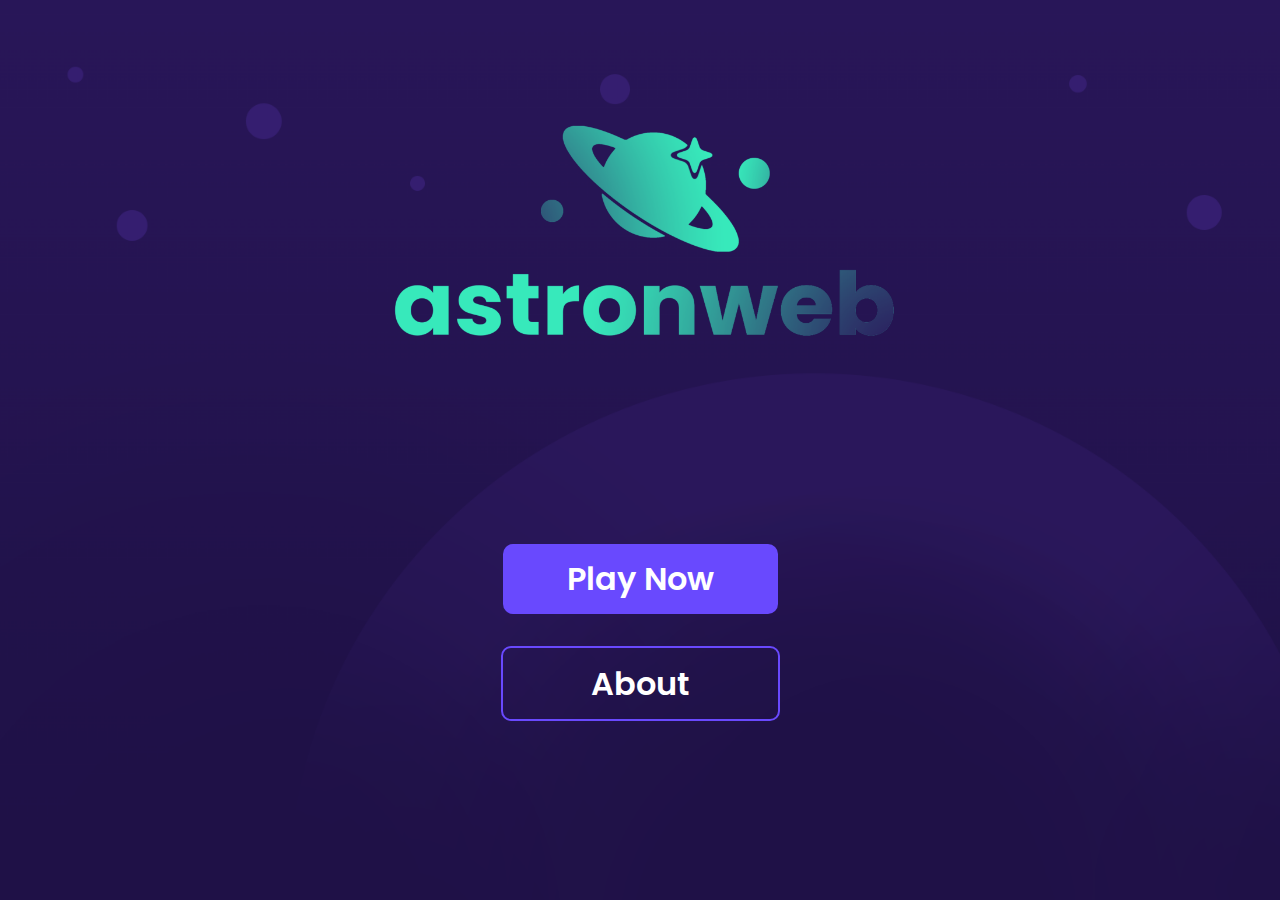
<file: index.html>
<!DOCTYPE html>
<html lang="en">
<head>
  <meta charset="UTF-8">
  <meta http-equiv="X-UA-Compatible" content="IE=edge">
  <meta name="viewport" content="width=device-width, initial-scale=1.0">

  <!-- main css -->
  <link rel="stylesheet" href="/css/styles.css">

  <!-- favicon -->
  <link rel="shortcut icon" href="/images/astronweb logo.png" type="image/x-icon">

  <!-- this JavaScript file contain all essential code for the quiz game -->
  <script src="script.js" defer></script>

  <title>Astronweb</title>
</head>
<body>
  <div id="main-container">
    <!-- homepage start-->
    <div class="home-page">
      <div class="logo">
        <img class="astronweb-logo" src="images/astronweb logo.png" alt="astronweb-logo">
      </div>
      <div class="homepage-buttons">
        <button id="play-now-btn" onclick="playNow()">Play Now</button>
        <a href="about.html"><button id="about-btn">About</button></a>
      </div>
    </div>

    <!-- homepage end -->
    
    <!-- instruction box start-->
    <div class="instruction-box">
        <div class="instruction-title"><span>Instructions</span></div>
        <div class="instruction-list">
            <div class="instruction">1. The quiz consists of multiple-choice and true or false questions.</div>
            <div class="instruction">2. This quiz is not time-pressured.</div>
            <div class="instruction">3. You can't select any option once you answered.</div>
            <div class="instruction">4. You can't exit from the quiz while you're playing.</div>
            <div class="instruction">5. You'll get one point per correct answer.</div>
        </div>
        <div class="buttons">
            <a class="next-btn" href="quiz.html" onclick="nextButton()">Next</a>
        </div>
    </div>
    <!-- instruction box end -->
    
  </div>
</body>
</html>
</file>
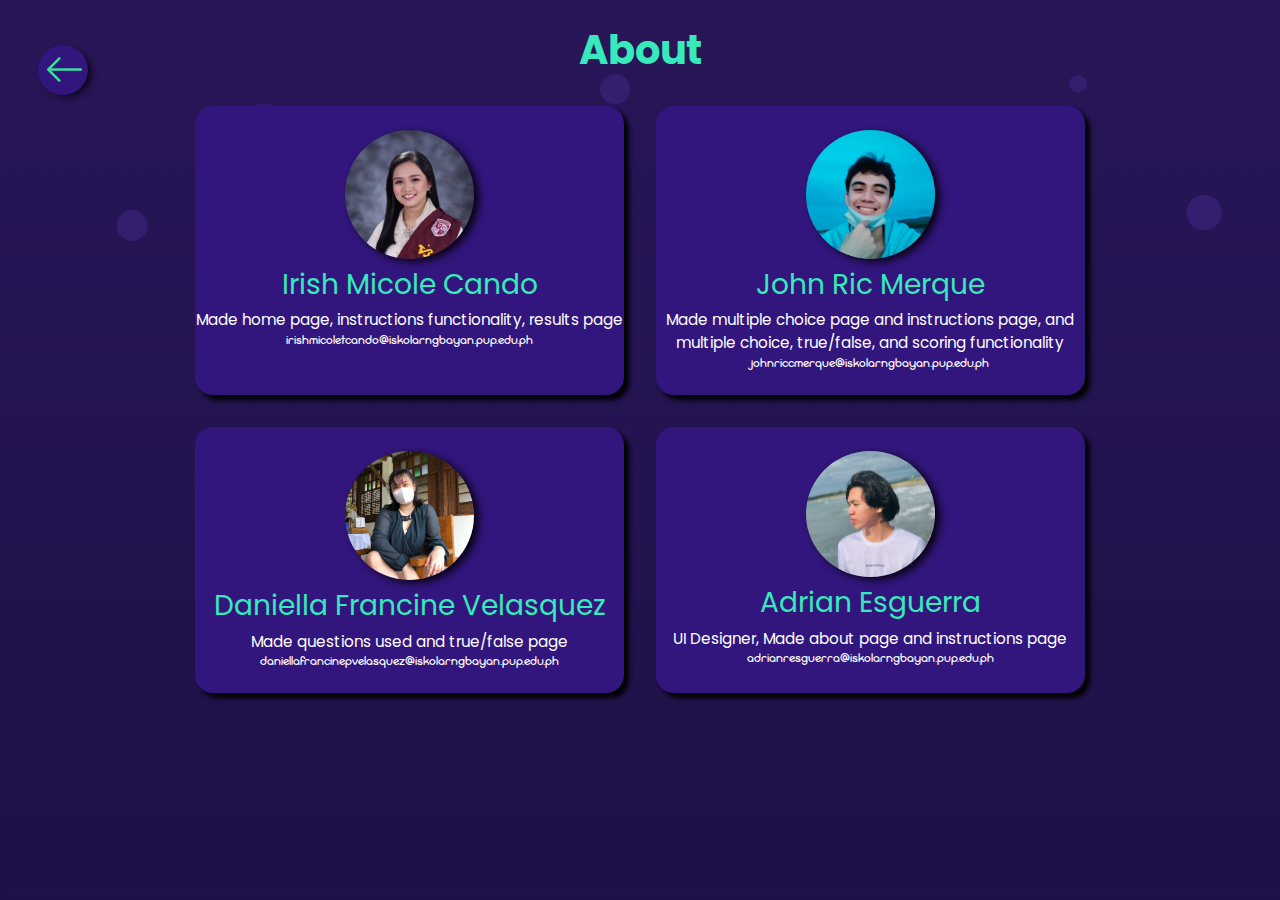
<file: about.html>
<!DOCTYPE html>
<html lang="en">
<head>
    <meta charset="UTF-8">
    <meta http-equiv="X-UA-Compatible" content="IE=edge">
    <meta name="viewport" content="width=device-width, initial-scale=1.0">
    <!-- main css -->
    <link rel="stylesheet" href="css/about-styles.css">

    <!-- favicon -->
    <link rel="shortcut icon" href="/images/astronweb logo.png" type="image/x-icon">

    <!-- this JavaScript file contain all essential code for the quiz game -->
    <script src="script.js" defer></script>

    <title>Astronweb</title>
</head>
<body>
    <div class="about-page">
        <div class="arrow-right">
            <a href="index.html">
                <img src="/images/arrow.png" alt="arrow-right">
            </a>
        </div>
        <h1>About</h1>
        <div class="members-container">
            <div class="members" id="irish">
                <img src="/images/4.jpg" alt="irish">
                <h1 id="name">Irish Micole Cando</h1>
                <h1 id="role">Made home page, instructions functionality, results page</h1>
                <p>irishmicoletcando@iskolarngbayan.pup.edu.ph</p>
            </div>
            <div class="members" id="ric">
                <img src="/images/3.jpg" alt="ric">
                <h1 id="name">John Ric Merque</h1>
                <h1 id="role">Made multiple choice page and instructions page, and multiple choice, true/false, and scoring functionality</h1>
                <p>johnriccmerque@iskolarngbayan.pup.edu.ph</p>
            </div>
            <div class="members" id="dani">
                <img src="/images/2.jpg" alt="dani">
                <h1 id="name">Daniella Francine Velasquez</h1>
                <h1 id="role">Made questions used and true/false page</h1>
                <p>daniellafrancinepvelasquez@iskolarngbayan.pup.edu.ph</p>
            </div>
            <div class="members" id="eds">
                <img src="/images/1.jpg" alt="eds">
                <h1 id="name">Adrian Esguerra</h1>
                <h1 id="role">UI Designer, Made about page and instructions page</h1>
                <p>adrianresguerra@iskolarngbayan.pup.edu.ph</p>
            </div>
        </div>
    </div>
</body>
</html>
</file>
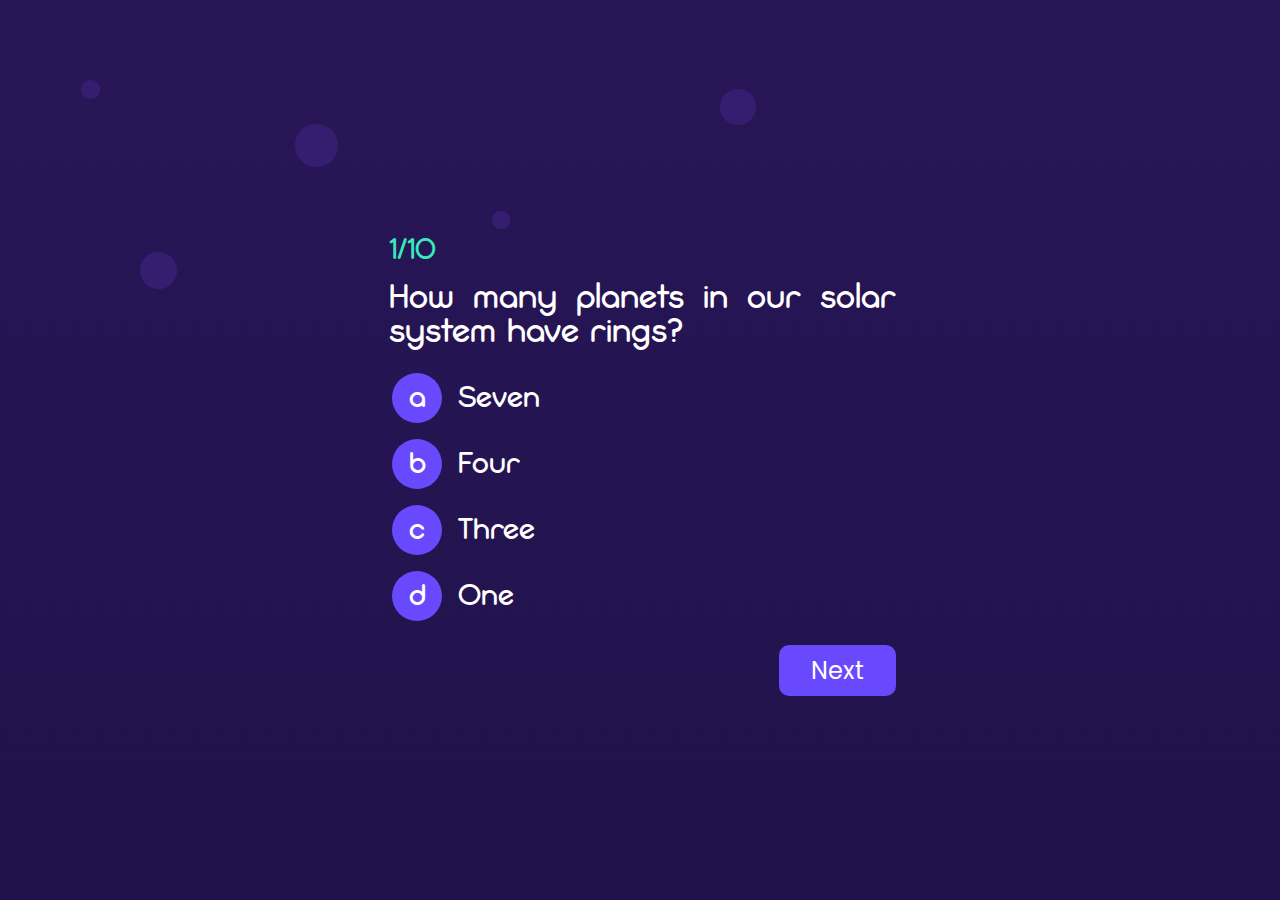
<file: quiz.html>
<!DOCTYPE html>
<html lang="en">
<head>
    <meta charset="UTF-8">
    <meta http-equiv="X-UA-Compatible" content="IE=edge">
    <meta name="viewport" content="width=device-width, initial-scale=1.0">
    <link rel="stylesheet" href="">
    <!-- main css -->
    <link rel="stylesheet" href="/css/quiz-styles.css">

    <!-- favicon -->
    <link rel="shortcut icon" href="/images/astronweb logo.png" type="image/x-icon">

    <!-- this JavaScript file contain all essential code for the quiz game -->
    <script src="script.js" defer></script>
    <title>Astronweb</title>
</head>
<body>
    <!-- questions start -->
    <div class="all-questions-container">
        <div class="question-container" id="q1">
            <div class="question-inner-container">
                <div class="question-number" id="score-container">
                    <span class="score" id="score">1</span>/10
                </div>
                <div class="first-question question-box">
                    <p class="question">How many planets in our solar system have rings?</p>
                </div>
                <div class="choices-list">
                    <button class="choices wrong" value="Seven"> <div class="letter">a</div> Seven</button>
                    <button class="choices right" value="Four"> <div class="letter">b</div> Four</button>
                    <button class="choices wrong" value="Three"> <div class="letter">c</div> Three</button>
                    <button class="choices wrong" value="One"> <div class="letter">d</div> One</button>
                </div>
                <button class="next">Next</button>
            </div>
        </div>

        <div class="question-container" id="q2">
            <div class="question-inner-container">
                <div class="question-number"><span class="score" id="score">2</span>/10</div>
                <div class="second-question question-box">
                    <p class="question">Which planet in our solar system is known as Earth’s sister planet?</p>
                </div>
                <div class="choices-list">
                    <button class="choices right" value="Venus"><div class="letter">a</div> Venus</button>
                    <button class="choices wrong" value="Mars"><div class="letter">b</div> Mars</button>
                    <button class="choices wrong" value="Saturn"><div class="letter">c</div> Saturn</button>
                    <button class="choices wrong" value="Neptune"><div class="letter">d</div> Neptune</button>
                </div>
                <button class="next">Next</button>
            </div>
        </div>

        <div class="question-container" id="q3">
            <div class="question-inner-container">
                <div class="question-number"><span class="score" id="score">3</span>/10</div>
                <div class="third-question question-box">
                    <p class="question">Which one of the following animals is not part of the Chinese Zodiac?</p>
                </div>
                <div class="choices-list">
                    <button class="choices wrong" value="Rabbit"><div class="letter">a</div> Rabbit</button>
                    <button class="choices wrong" value="Monkey"><div class="letter">b</div> Monkey</button>
                    <button class="choices right" value="Donkey"><div class="letter">c</div> Donkey</button>
                    <button class="choices wrong" value="Rat"><div class="letter">d</div> Rat</button>
                </div>
                <button class="next">Next</button>
            </div>
        </div>

        <div class="question-container" id="q4">
            <div class="question-inner-container">
                <div class="question-number"><span class="score" id="score">4</span>/10</div>
                <div class="fourth-question question-box">
                    <p class="question">Selenology is the scientific study of which celestial body?</p>
                </div>
                <div class="choices-list">
                    <button class="choices right" value="the moon"><div class="letter">a</div> the moon</button>
                    <button class="choices wrong" value="the stars"><div class="letter">b</div> the stars</button>
                    <button class="choices wrong" value="the meteors and asteroids"><div class="letter">c</div> the meteors and asteroids</button>
                    <button class="choices wrong" value="the galaxy"><div class="letter">d</div> the galaxy</button>
                </div>
                <button class="next">Next</button>
            </div>
        </div>

        <div class="question-container" id="q5">
            <div class="question-inner-container">
                <div class="question-number score"><span class="score" id="score">5</span>/10</div>
                <div class="fifth-question question-box">
                    <p class="question">Which planet in our solar system takes the shortest time to orbit the sun?</p>
                </div>
                <div class="choices-list">
                    <button class="choices wrong" value="Jupiter"><div class="letter">a</div> Jupiter</button>
                    <button class="choices wrong" value="Mars"><div class="letter">b</div> Mars</button>
                    <button class="choices wrong" value="Venus"><div class="letter">c</div> Venus</button>
                    <button class="choices right" value="Mercury"><div class="letter">d</div> Mercury</button>
                </div>
                <button class="next">Next</button>
            </div>
        </div>

        <div class="question-container" id="q6">
            <div class="question-inner-container">
                <div class="question-number"><span class="score" id="score">6</span>/10</div>
                <div class="sixth-question question-box">
                    <p class="question">People born on 29th February don't have any Zodiac sign.</p>
                </div>
                <div class="choices-list">
                    <button class="choices wrong" value="True"><div class="letter">a</div> True</button>
                    <button class="choices right" value="False"><div class="letter">b</div> False</button>
                </div>
                <button class="next">Next</button>
            </div>
        </div>
        
        <div class="question-container" id="q7">
            <div class="question-inner-container">
                <div class="question-number"><span class="score" id="score">7</span>/10</div>
                <div class="seventh-question question-box">
                    <p class="question">Our solar system has eight (8) planets.</p>
                </div>
                <div class="choices-list">
                    <button class="choices right" value="True"><div class="letter">a</div> True</button>
                    <button class="choices wrong" value="False"><div class="letter">b</div> False</button>
                </div>
                <button class="next">Next</button>
            </div>
        </div>
        

        <div class="question-container" id="q8">
            <div class="question-inner-container">
                <div class="question-number"><span class="score" id="score">8</span>/10</div>
                <div class="eighth-question question-box">
                    <p class="question">Venus is the only planet who has a moon almost as big as the planet itself.</p>
                </div>
                <div class="choices-list">
                    <button class="choices wrong" value="True"><div class="letter">a</div> True</button>
                    <button class="choices right" value="False"><div class="letter">b</div> False</button>
                </div>
                <button class="next">Next</button>
            </div>
        </div>
        
        <div class="question-container" id="q9">
            <div class="question-inner-container">
                <div class="question-number"><span class="score" id="score">9</span>/10</div>
                <div class="ninth-question question-box">
                    <p class="question">Polaris is the other name for the North Star.</p>
                </div>
                <div class="choices-list">
                    <button class="choices right" value="True"><div class="letter">a</div> True</button>
                    <button class="choices wrong" value="False"><div class="letter">b</div> False</button>
                </div>
                <button class="next">Next</button>
            </div>
        </div>

        <div class="question-container" id="q10">
            <div class="question-inner-container id=q10">
                <div class="question-number"><span class="score" id="score">10</span>/10</div>
                <div class="tenth-question question-box">
                    <p class="question">In our solar system, the sixth planet from the sun is Saturn.</p>
                </div>
                <div class="choices-list">
                    <button class="choices right" value="True"><div class="letter">a</div> True</button>
                    <button class="choices wrong" value="False"><div class="letter">b</div> False</button>
                </div>
                <a class="results-link"><button class="next final-next" onclick="showResults()">Next</button></a>
            </div>
        </div>

        <div class="results-container">
            <div class="exit-icon-container">
              <a href="index.html"><button class="exit-icon"><svg id="exit-to-index" class="w-6 h-6" fill="none" stroke="white" viewBox="0 0 24 24" xmlns="http://www.w3.org/2000/svg"><path stroke-linecap="round" stroke-linejoin="round" stroke-width="2" d="M17 16l4-4m0 0l-4-4m4 4H7m6 4v1a3 3 0 01-3 3H6a3 3 0 01-3-3V7a3 3 0 013-3h4a3 3 0 013 3v1"></path></svg></button></a>
            </div>
        
            <div class="results-title-container">
              <p class="results-title">Results</p>
            </div>
            <div class="correct-answers-title-container">
              <p class="total-correct">Total correct answers</p>
              <p class="total-questions"><span class="final-score-results">0</span> out of 10 questions</p>
            </div>
        
            <div class="score-container">
              <p class="final-score-text">Your final score is</p>
              <div class="score-circle-container">
                <p class="score"><span class="final-score-results-circle">0</span>/10</p>
              </div>
            </div>
        
            <div class="try-again-container">
              <svg id="try-again-icon" class="w-6 h-6" fill="none" stroke="white" viewBox="0 0 24 24" xmlns="http://www.w3.org/2000/svg"><path stroke-linecap="round" stroke-linejoin="round" stroke-width="2" d="M4 4v5h.582m15.356 2A8.001 8.001 0 004.582 9m0 0H9m11 11v-5h-.581m0 0a8.003 8.003 0 01-15.357-2m15.357 2H15"></path></svg>
              <a href="quiz.html"><button id="try-again">Try Again</button></a>
            </div>
          </div>
  </div>
</body>
</html>
</file>
<file: css/styles.css>
/* importing Poppins font */
@import url('https://fonts.googleapis.com/css2?family=Poppins:wght@500;600&display=swap');

/* tailwind font */
@font-face {
  font-family: Tailwind;
  src: url('/fonts/Tailwind\ Regular.ttf');
}

* {
  box-sizing: border-box;
  margin: 0;
  padding: 0;
  max-width: 100%;
}

#main-container {
  background-image: url(/images/home-page-bg.png);
  background-size: cover;
}

/* homepage start */
.home-page {
  display: flex;
  align-items: center;
  flex-direction: column;
  width: 100vw;
  min-height: 100vh;
}

.astronweb-logo {
  height: 35vh;
  margin: 10vh 0 15vh;
}

.homepage-buttons {
  display: flex;
  justify-content: center;
  align-items: center;
  flex-direction: column;
}

#play-now-btn {
  background-color: #6949FE;
  border: none;
  outline: none;
  color: #FFFFFF;
  padding: 0.35em 2em;
}

#play-now-btn, #about-btn {
  font-size: 2rem;
  border-radius: 10px;
  font-family: 'Poppins', sans-serif;
  font-weight: 600;
  margin-bottom: 1em;
  outline: none;
}

#about-btn {
  background-color: transparent;
  border: 2px solid #6949FE;
  color: #FFFFFF;
  padding: 0.35em 2.75em;
  text-decoration: none;
}

#play-now-btn:hover, #about-btn:hover {
  cursor: pointer;
  transform: scale(1.05);
}
/* homepage end */

/* instructions start */
.instruction-box {
  position: absolute;
  top: 50%;
  left: 50%;
  transform: translate(-50%, -50%);
  box-shadow: 0 4px 8px 0 rgba(0, 0, 0, 0.2), 
              0 6px 20px 0 rgba(0, 0, 0, 0.19);
}

.instruction-box.activeInfo {
  opacity: 1;
  z-index: 5;
  pointer-events: auto;
  transform: translate(-50%, -50%) scale(1);
}

.instruction-box {
  padding: 1rem;
  width: 850px;
  line-height: 2.25rem;
  background: #32167d;
  border-radius: 10px;
  transform: translate(-50%, -50%) scale(0.9);
  opacity: 0;
  pointer-events: none;
  transition: all 0.3s ease;
}

.instruction-box .instruction-title {
  font-family: Tailwind;
  font-size: 3rem;
  color: #37e9bb;
  height: 60px;
  width: 100%;
  display: flex;
  justify-content: center;
  align-items: center;
  padding: 0 30px;
  border-radius: 5px 5px 0 0;
}

.instruction-box .instruction-list {
  padding: 15px 30px;
}

.instruction-box .instruction-list .instruction {
  margin: 5px 0;
  font-size: 17px;
  color: #FFFFFF;
  font-family: Tailwind;
  font-size: 1.75rem;
}

.instruction-box .instruction-list .instruction span{
  font-weight: 600;
  color: #007bff;
}

.instruction-box .buttons{
  height: 60px;
  display: flex;
  align-items: center;
  justify-content: flex-end;
  padding: 0 30px;
}

.next-btn{
  margin: 0 5px;
  font-size: 1.5rem;
  font-weight: 700;
  cursor: pointer;
  border: none;
  outline: none;
  border-radius: 15px;
  transition: all 0.3s ease;
  background-color: #6949fe;
  color: #FFFFFF;
  padding: 0.35em 1.25em;
  font-family: 'Poppins', sans-serif;
  text-decoration: none;
}

.next-btn:hover {
  transform: scale(1.05);
}

/* questions start */
.questions-container {
  background-image: url(images/quiz-page-bg.png);
  width: 100vh;
  position: absolute;
  transform: translate(-50%, -50%);
  box-shadow: 0 4px 8px 0 rgba(0, 0, 0, 0.2), 
              0 6px 20px 0 rgba(0, 0, 0, 0.19);
  border-radius: 5px;
  opacity: 0;
  pointer-events: none;
  transition: all 0.3s ease;
}

@media only screen and (max-width: 530px) {
  .astronweb-logo {
    height: 280px;
    width: 500px;
    margin: 10vh 0 15vh;
  }
}

@media only screen and (min-width: 320px) and (max-width: 530px) {
  body {
    overflow-y: hidden;
  }

  .astronweb-logo {
    height: 35vh;
    width: 90vw;
    margin: 10vh 0 15vh;
  }
}
</file>
<file: css/about-styles.css>
/* importing Poppins font */
@import url('https://fonts.googleapis.com/css2?family=Poppins:wght@500;600&display=swap');

/* tailwind font */
@font-face {
  font-family: Tailwind;
  src: url('/fonts/Tailwind\ Regular.ttf');
}

* {
  box-sizing: border-box;
  margin: 0;
  padding: 0;
}

body{
  background-image: url(/images/quiz-page-bg.png);
  background-size: cover;
  height: 100vh;
  overflow-y: hidden;
}

/* body {
  transition: all 0.5s ease;
} */

.about-page {
  width: 100vw;
  min-height: 100vh;
  display: flex;
  justify-content: center;
  align-items: flex-start;
  animation: transitionIn 0.75s;
}

.about-page h1{
  font-size: 2.5rem;
  font-family: "Poppins", "sans-serif";
  font-weight: 700;
  color: #37e9bb;
  text-align: center;
  margin-top: .5em;
}

.arrow-right{
  width: 50px;
  height: 50px;
  position: absolute;
  left: 3%;
  top: 5%;
  background-color: #32167d;
  border-radius: 50%;
  box-shadow: 5px 3px 10px -3px black;
  cursor: pointer;
  transition: 0.2s all ease-in-out;
  animation: transitionIn 0.75s;
}

.arrow-right img{
  width: 70%;
  margin: 1%;
  position: relative;
  left: 16%;
  top: 13%;
  filter: invert(76%) sepia(21%) saturate(1371%) hue-rotate(108deg) brightness(105%) contrast(83%);
}

.arrow-right:hover{
  transform: scale(1.05);
}

.members-container{
  width: 80vw;
  display: grid;
  grid-template-columns: 45% 45%;
  position: absolute;
  left: 14%;
  top: 10vh;
}

.members {
  color: #fff;
  font-family: "Tailwind";
  text-align: center;
  background-color: #32167d;
  margin: 1rem;
  padding: 1.5rem 0rem;
  border-radius: 18px;
  box-shadow: 5px 5px 5px 0px black;
  transition: 0.2s all ease-in-out;
}

.members img{
  width: 30%;
  border-radius: 50%;
  box-shadow: 5px 3px 10px -1px black;
}

.members:hover{
  transform: scale(1.02);
}

.members-container #name,
.members-container #role,
.members-container p{
  font-weight: 400;
  margin: 0.15rem 0;
}

.members-container #name{
  color: #37e9bb;
  font-size: 1.75rem;
}

.members-container #role{
  color: #fff;
  font-size: 0.95rem;
}

.members-container p{
  font-size: 0.75rem;
}


@keyframes transitionIn {
  from {
    opacity: 0;
    transform: rotateX(-10deg);
  } 

  to {
    opacity: 1;
    transform: rotateX(0);
  }
}
</file>
<file: css/quiz-styles.css>
@import url('https://fonts.googleapis.com/css2?family=Poppins:wght@500;600&display=swap');

/* tailwind font */
@font-face {
  font-family: Tailwind;
  src: url('/fonts/Tailwind\ Regular.ttf');
}

*, *::after, *::before {
    box-sizing: border-box;
    margin: 0;  
    padding: 0;
    font-family: Tailwind;
  }

  :root {
    --font1: 2.1rem;
    --font2: 1.9rem;
    --font-family2: 'Poppins', sans-serif
  }

/* Styles for Questions in HTML */
.all-questions-container {
    position: relative;
    width: 100vw;
    height: 100vh;
    background-image: url(/images/quiz-page-bg.png);
    object-fit: cover;
    background-repeat: no-repeat;   
}

.question-container  {
    position: absolute;
    top: 50%;  
    left: 50%; 
    transform: translate(-50%, -50%);
    width: 45%;
    height: 80%;
    display: none;
    margin-top: 1rem;
    /* animation: transitionIn 0.75s; */
}

.question-container:nth-of-type(1){
    display: block;
}

.question-inner-container {
    padding: 2rem;
    width: 100%;
    height: 100%;
    display: flex;
    flex-direction: column;
    justify-content: center;
    align-items: center;
    gap: 1rem;

}

.question-number {
    font-size: 1.8rem;
    color: #37e9bb;
    align-self: flex-start;
    padding-left: 0.3rem;
}

.question {
    font-family: Tailwind;
    font-size: var(--font1);
    color: white;
    padding-left: 0.3rem;
    text-align: justify;
    animation: transitionIn 0.75s;
}

.choices-list {
    display: flex;
    flex-direction: column;
    width: 100%;
    animation: transitionIn 0.75s;
}

.choices {
  width: 100%;
  padding: 0.5rem;
  text-align: left;
  font-size: var(--font2);
  background: none;
  border-radius: 500px;
  border: none;
  color: white;
  display: flex;
  align-items: center;
  gap: 1rem;
}

.choices:hover {
  background-color: #37e9bb;
}

.letter {
  font-size: var(--font2);
  width: 50px;
  height: 50px;
  border-radius: 50%;
  display: inline-block;
  display: grid;
  place-items: center;
  background-color: #6949fe;
  color: #FFFFFF;
}

.next {
  padding: 0.5rem 2rem;
  font-family: 'Poppins';
  font-size: 1.5rem;
  font-weight: 800px;
  border-radius: 10px;
  background-color: #6949fe;
  color: white;
  align-self: flex-end;
  border: none;
  transition: 0.1s smooth ease-in-out;
  cursor: pointer;
  text-decoration: none;
}

.next:hover {
  transform: scale(1.05);
  box-shadow: 2px 2px 2px 1px rgba(0, 0, 0, 0.2);
}

.results-link {
  align-self: flex-end;
}


/* results */
.results-container {
  background-image: url(/images/quiz-page-bg.png);
  object-fit: cover;
  max-width: 100vw;
  height: 100vh;
  display: flex;
  justify-content: center;
  align-items: center;
  flex-direction: column;
  color: #FFFFFF;
  display: none;
}

.exit-icon-container {
  margin: 0 0 0 85vw;
}

.exit-icon {
  width: 60px;
  height: 60px;
  position: absolute;
  display: flex;
  align-items: center;
  justify-content: center;
  background-color: #32167d;
  border-radius: 50%;
  box-shadow: 5px 3px 10px -3px #282929;
  cursor: pointer;
  border: none;
  animation: transitionIn 0.75s;
}

#exit-to-index {
  width: 40px;
  height: 40px;
}

.exit-icon:hover{
  transform: scale(1.05);
}

.results-title {
  font-size: 2.5rem;
  color: #37e9bb;
  padding-bottom: 0.5em;
  font-family: Tailwind;
}

.correct-answers-title-container {
  width: 400px;
  height: 70px;
}

.total-correct {
  font-size: 1.5rem;
  font-weight: 500;
  padding-bottom: 0.5em;
  font-family: Tailwind;
}

.total-questions {
  font-size: 1.15rem;
  font-weight: lighter;
  font-family: Tailwind;
}

.score-container {
  width: 400px;
  height: 400px;
  background-image: linear-gradient(#6849FB, #48369A);
  border-radius: 20px;
  margin-bottom: 1.75em;
  display: flex;
  flex-direction: column;
  align-items: center;
  padding: 1em;
}

.final-score-text {
  font-size: 2rem;
  padding-bottom: 0.5em;
  font-family: Tailwind;
}

.score-circle-container {
  background-color: #FAC52A;
  border-radius: 500px;
  width: 300px;
  height: 300px;
  display: flex;
  justify-content: center;
  align-items: center;
}

p.score {
  font-size: 7em;
  font-family: Tailwind;
}

.try-again-container {
  display: flex;
  justify-content: center;
  align-items: center;
  flex-direction: row;
  background-color: #6849FF;
  border-radius: 10px;
}

#try-again {
  background-color: #6849FF;
  outline: none;
  border: none;
  font-size: 2.5rem;
  font-family: 'Poppins', sans-serif;
  font-weight: 600;
  color: #FFFFFF;
  width: 300px;
  height: 100px;
  border-radius: 10px;
}

#try-again-icon {
  width: 100px;
  height: 80px;
  padding-left: 2em;
}

.try-again-container:hover {
  transform: scale(1.05);
}

#try-again:hover {
  transform: scale(1.01);
}
.try-again-container:hover, #try-again:hover {
  cursor: pointer;
}


@keyframes transitionIn {
  from {
    opacity: 0;
    /* transform: rotateX(-10deg); */
  } 

  to {
    opacity: 1;
    /* transform: rotateX(0); */
  }
}
</file>
